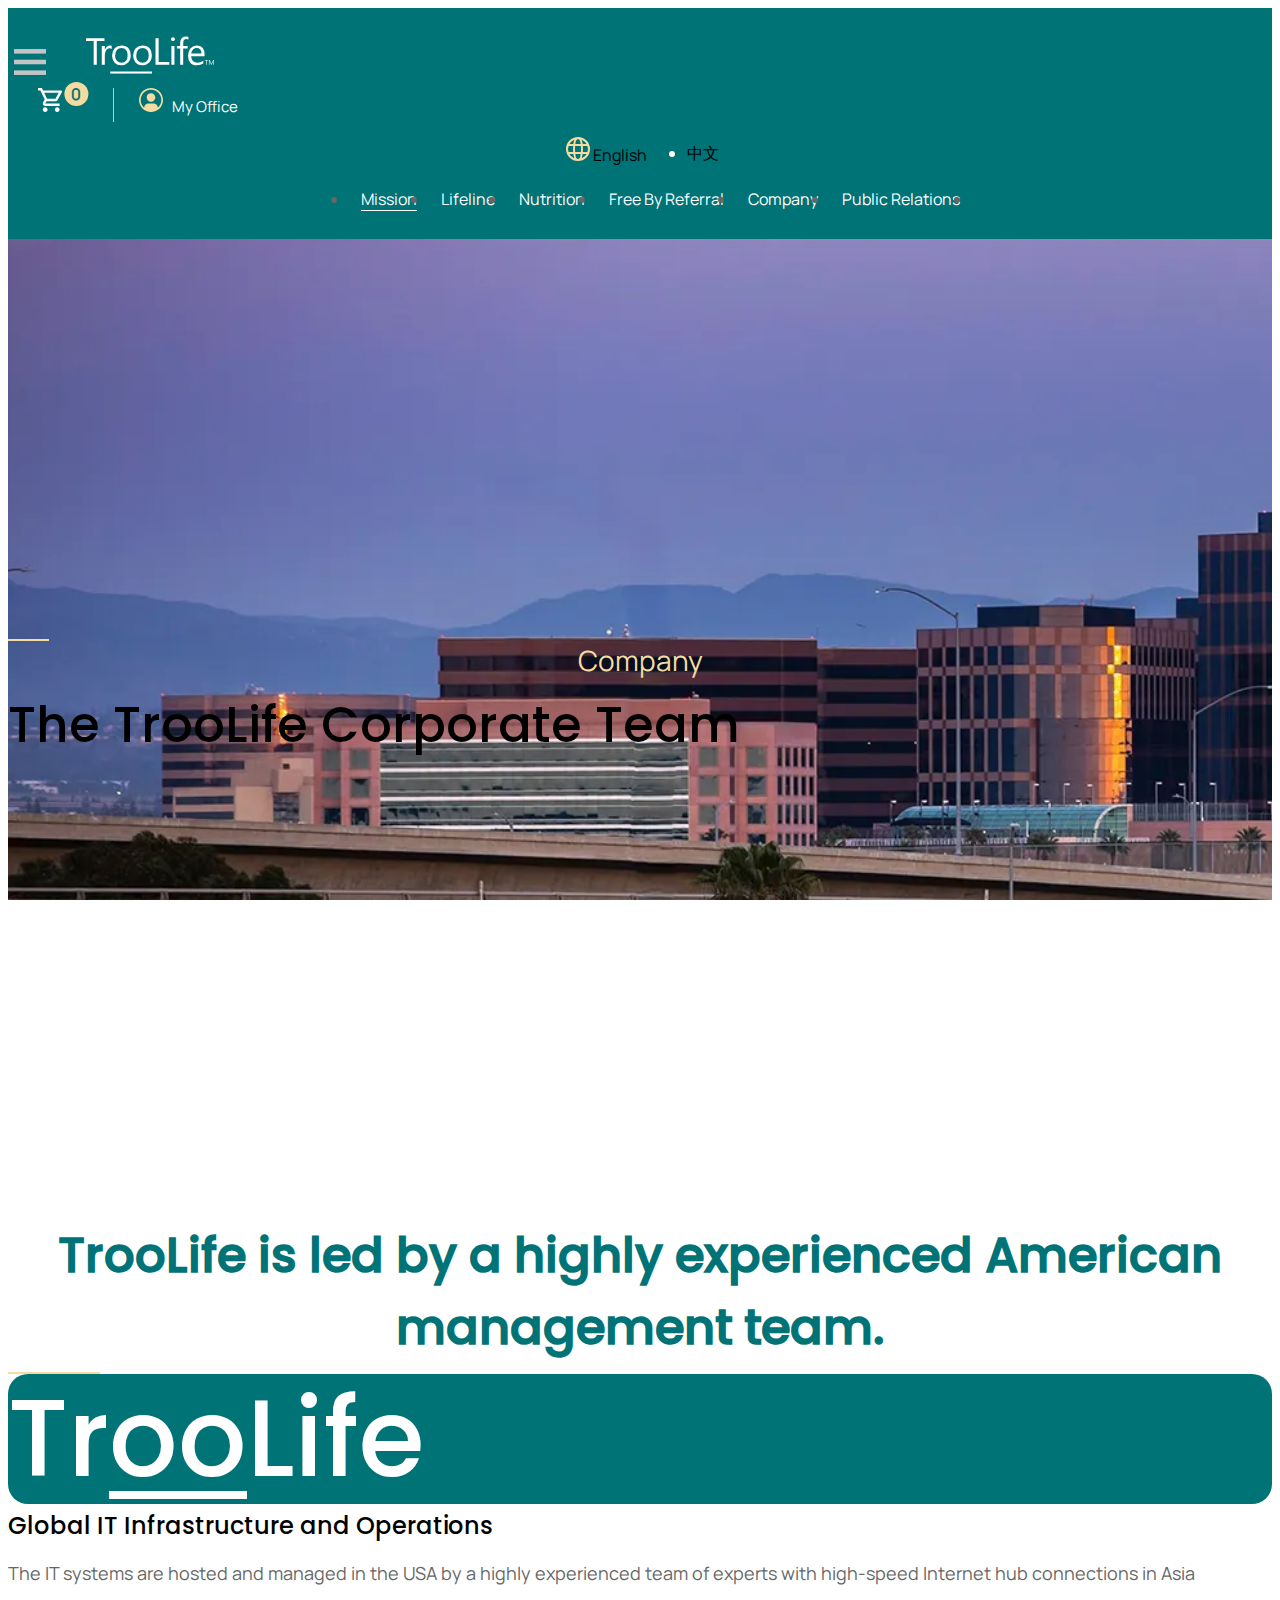
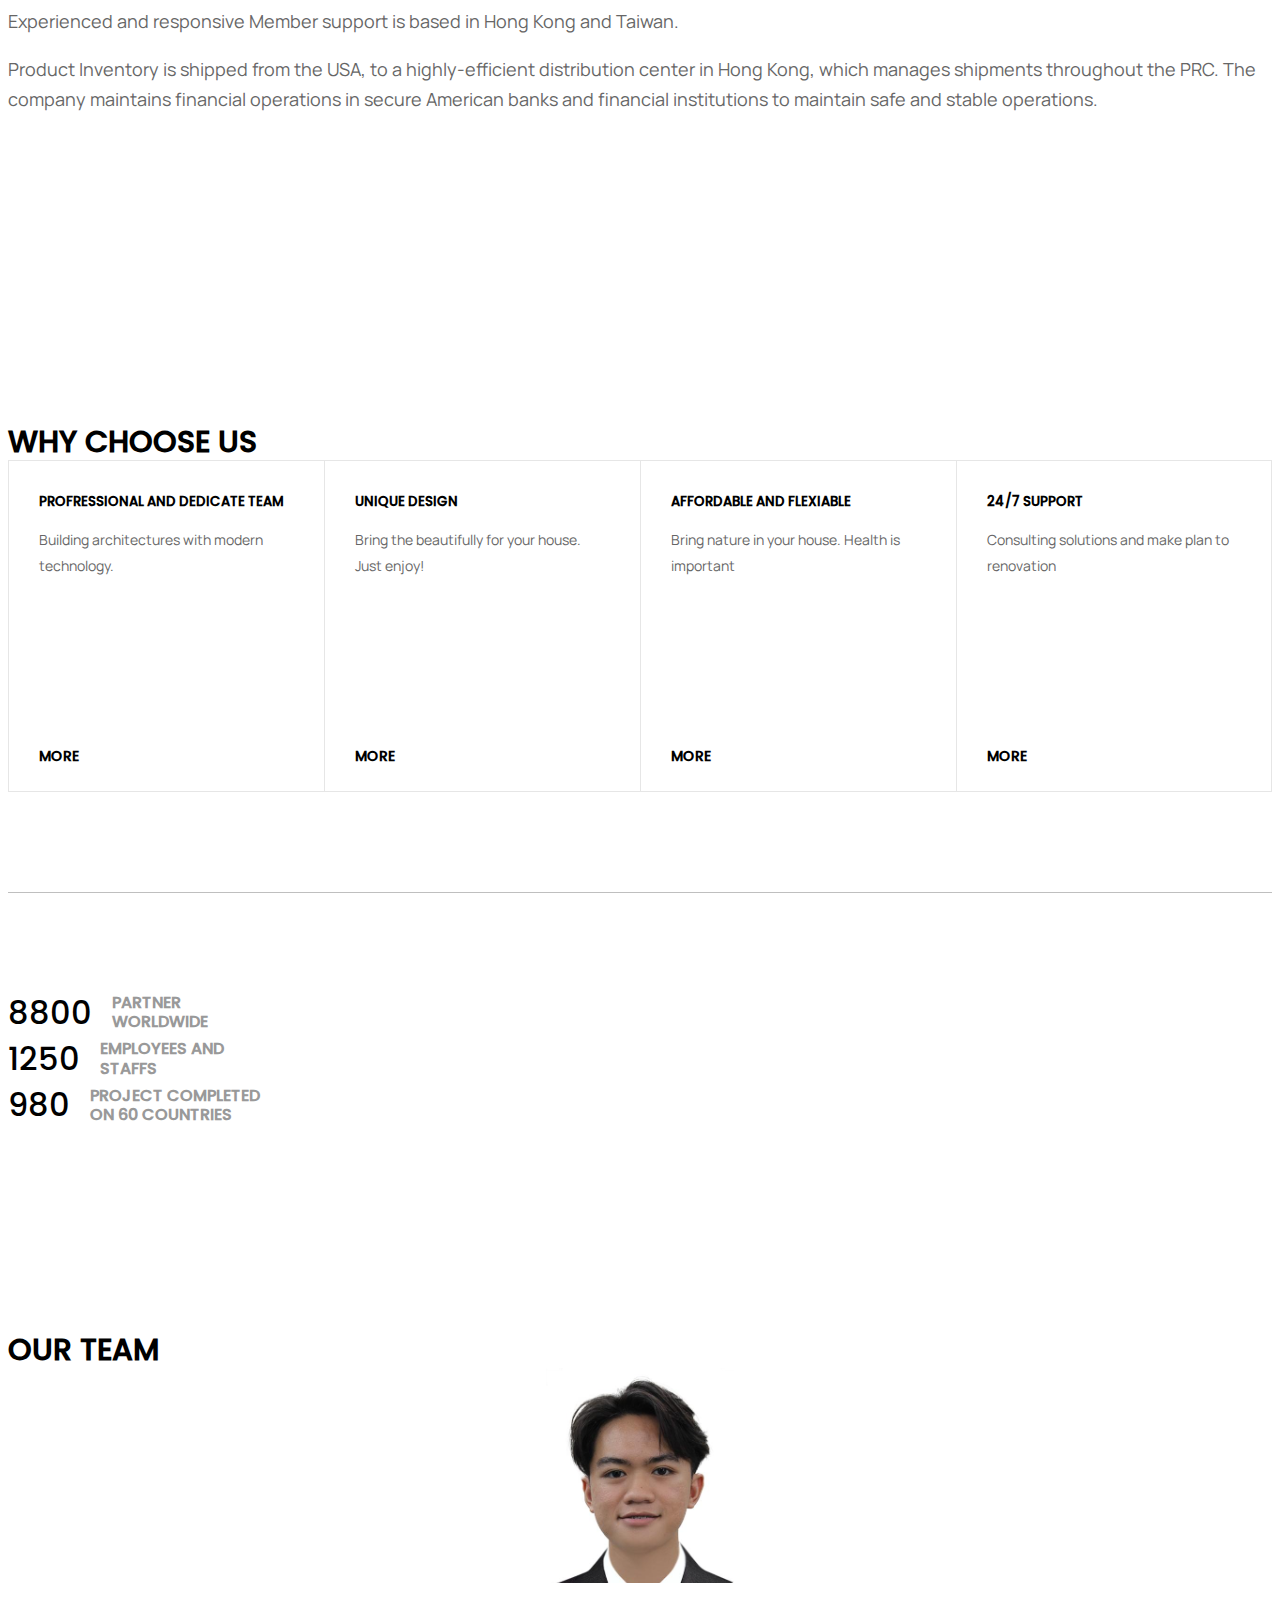
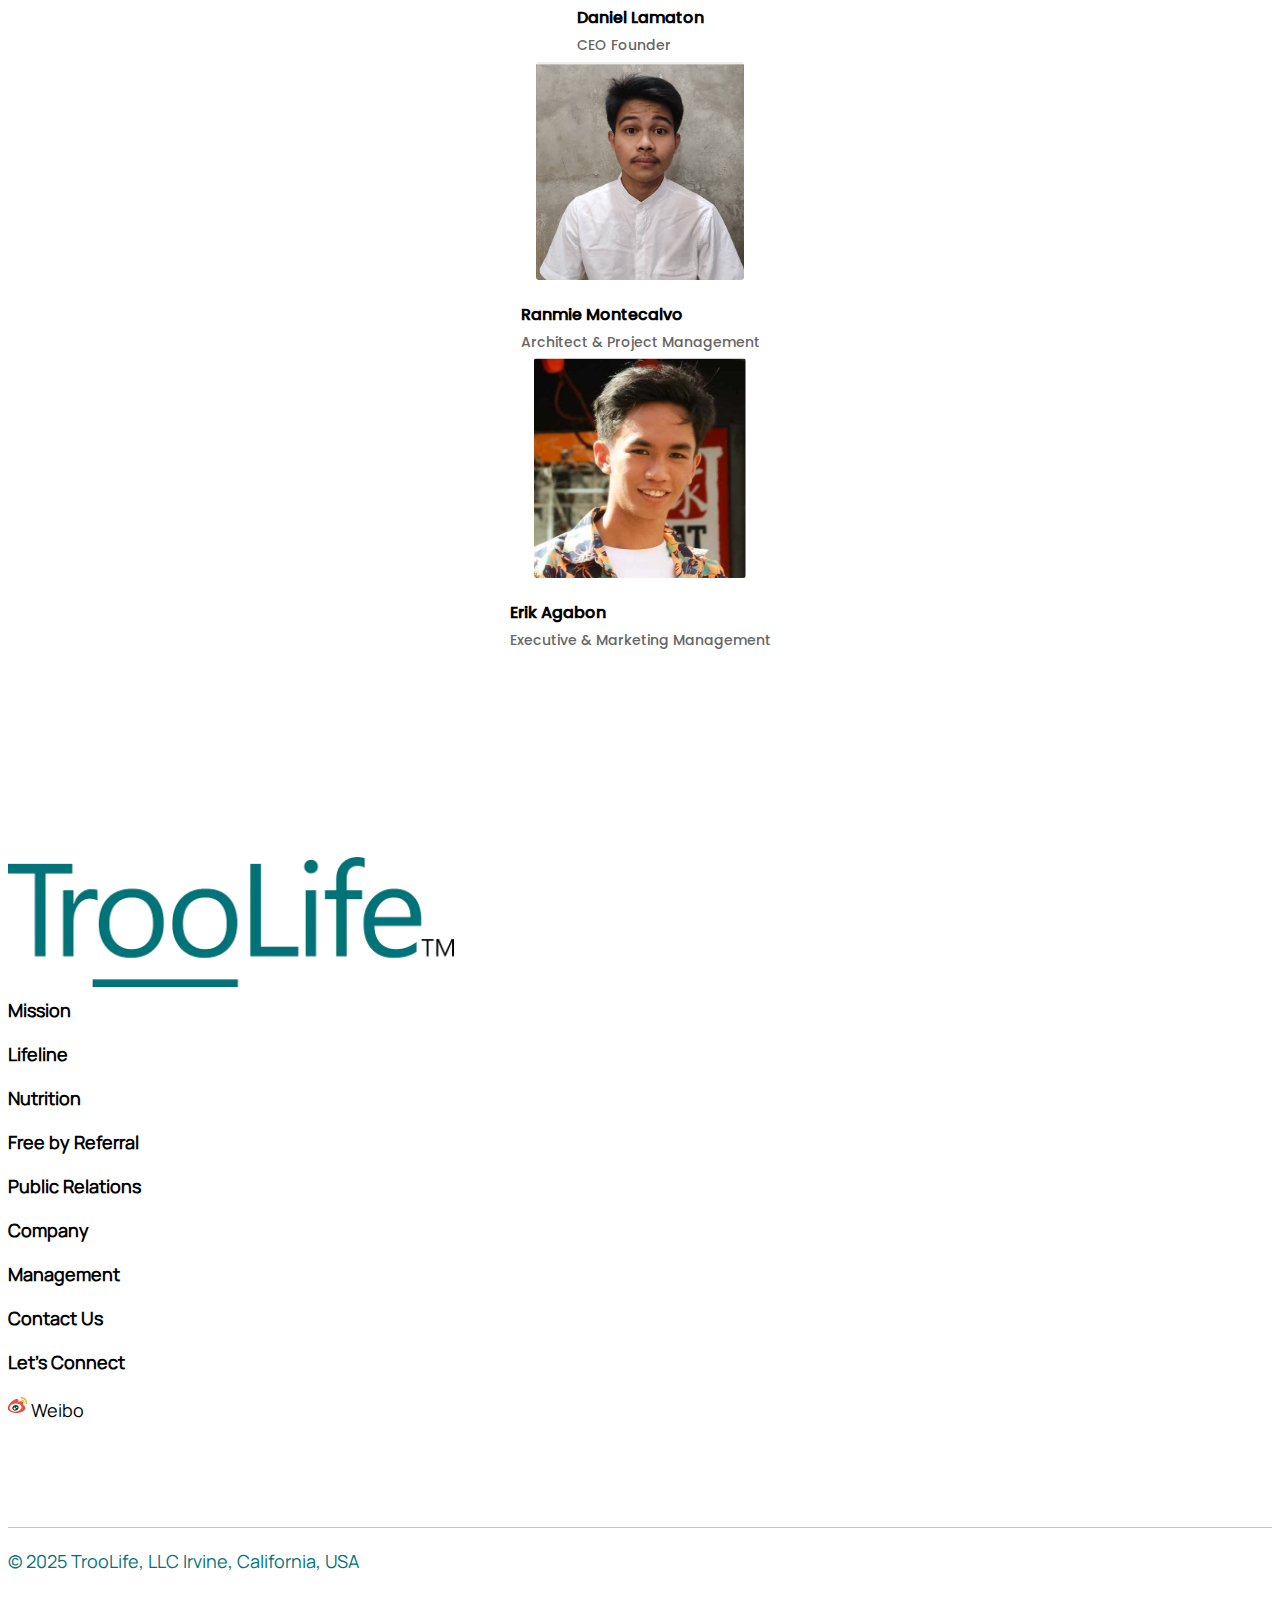
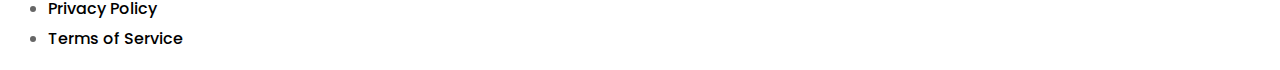
<file: About.html>
<!doctype html>
<html lang="en-US">

<head>

  <meta charset="UTF-8">
  <meta name="viewport" content="width=device-width, initial-scale=1">

  <title>TrooLife</title>

  <link href="https://cdn.jsdelivr.net/npm/bootstrap@5.0.2/dist/css/bootstrap.min.css" rel="stylesheet"
    integrity="sha384-EVSTQN3/azprG1Anm3QDgpJLIm9Nao0Yz1ztcQTwFspd3yD65VohhpuuCOmLASjC" crossorigin="anonymous">
  <script src="https://cdn.jsdelivr.net/npm/bootstrap@5.0.2/dist/js/bootstrap.bundle.min.js"
    integrity="sha384-MrcW6ZMFYlzcLA8Nl+NtUVF0sA7MsXsP1UyJoMp4YLEuNSfAP+JcXn/tWtIaxVXM" crossorigin="anonymous">
    </script>

  <link rel="stylesheet" href="https://cdn.jsdelivr.net/npm/bootstrap-icons/font/bootstrap-icons.css">
  <link href="https://fonts.googleapis.com/icon?family=Material+Icons" rel="stylesheet">
  <link rel="stylesheet" href="https://cdnjs.cloudflare.com/ajax/libs/font-awesome/5.15.4/css/all.min.css">



  <link rel="stylesheet" href="styles/header-style.css">
  <link rel="stylesheet" href="styles/footer-style.css">

  <link rel="stylesheet" href="styles/about-style/about-banner.css">
  <link rel="stylesheet" href="styles/about-style/global-about.css">
  <link rel="stylesheet" href="styles/about-style/section1.css">
  <link rel="stylesheet" href="styles/about-style/service-section.css">
  <link rel="stylesheet" href="styles/about-style/funfact-section.css">

  <link rel="stylesheet" href="styles/about-style/team-section.css">





</head>



<body class="">


  <!-- NAVBAR START -->
  <nav class="navbar navbar-expand-lg fixed-top">
    <div class="container-fluid">

      <!-- Mobile Toggle -->
      <button class="navbar-toggler border-0  me-0" type="button" data-bs-toggle="collapse"
        data-bs-target="#navbarCollapse">
        <svg width="32" height="32" viewBox="0 0 21 17" fill="none">
          <path d="M0 3V0H21V3H0Z" fill="#C4C4C4" />
          <path d="M0 10V7H21V10H0Z" fill="#C4C4C4" />
          <path d="M0 17V14H21V17H0Z" fill="#C4C4C4" />
        </svg>
      </button>



      <!-- Brand/Logo -->
      <a class="navbar-brand me-auto" href="#">
        <img src="images/icons/logo.svg" alt="Brand Logo" width="158" height="46">
      </a>


      <!-- Right Navigation (Fixed Position on Desktop) -->
      <div class="d-flex align-items-center right-nav order-lg-last order-0 righ-nav">
        <a href="#" id="my-cart" class="pb-md-2" target="_blank" rel="noopener">
          <div id="cart-badge">
            <img src="images/icons/cart.svg" alt="Cart">
          </div>
        </a>

        <a href="#" id="my-office" class="" target="_blank" rel="noopener">
          <img src="images/icons/person.svg" alt="">
          My Office
        </a>

        <div class="dropdown me-3" id="english-icon">
          <a class="text-white dropdown-toggle text-decoration-none" href="#" role="button" data-bs-toggle="dropdown"
            aria-expanded="false">
            <img src="images/icons/globe.svg" alt=""> English
          </a>
          <ul class="dropdown-menu">
            <li><a class="dropdown-item" href="#">中文</a></li>
          </ul>
        </div>
      </div>

      <!-- Main Navigation (Collapsible) -->
      <div class="collapse navbar-collapse order-5" id="navbarCollapse">
        <ul class="navbar-nav mx-auto mb-2 mb-lg-0" id="main-Nav">
          <li class="nav-item"><a class="nav-link active" href="#"><span class="white-divider pb-1">Mission</span></a>
          </li>
          <li class="nav-item"><a class="nav-link" href="#">Lifeline</a></li>
          <li class="nav-item"><a class="nav-link" href="#">Nutrition</a></li>
          <li class="nav-item"><a class="nav-link text-truncate" href="#">Free By Referral</a></li>
          <li class="nav-item"><a class="nav-link" href="#">Company</a></li>
          <li class="nav-item"><a class="nav-link text-truncate" href="#">Public Relations</a></li>
          <li class="nav-item"></li><a href="#" id="my-office" class="office-collapse text-center m-auto"
            target="_blank" rel="noopener">
            My Office
          </a></li>
        </ul>
      </div>
    </div>
  </nav>
  <!-- END OF NAVBAR -->



  <!-- Project Banner Section Start -->
  <div class="section about-banner-image">
    <div class="container">

      <div class="row">
        <div class="d-flex align-items-center">
          <div class="divider-1 mb-2 me-2"></div>
          <h3 id="banner-title" style="color:#F6DBA0">Company</h3>
        </div>
      </div>
      <div class="row">
        <div class="content">
          <h1 id="banner-sub" class="title text-white">The TrooLife Corporate Team</h1>
        </div>
      </div>
    </div>
  </div>
  <!-- Project Banner Section End -->

  <!-- Section 1 Start -->
  <div class="section section1 section-padding-top overflow-hidden mb-5">
    <div class="container">

      <!-- TITLE SECTION -->
      <div class="row my-5 ">
        <h2 class="section1-title text-center container ">TrooLife is led by a highly experienced American
          management
          team.</h2>
      </div>
      <!-- TITLE SECTION END -->


      <!-- DIVIDER -->
      <div class="w-100 d-flex align-items-end justify-content-center ">
        <div class="divider-2 mb-5"></div>
      </div>
      <!-- DIVIDER END -->


      <div class="test-background mt-5">
        <div class="row gx-5 mb-n10 mt-5 h-100 my-5">

          <!-- Right Section -->
          <div
            class="col-lg-6 mb-10 col-md-12 order-2 order-lg-1 d-flex justify-content-center align-items-center section1-left">
            <div class="title-brand ">
              <!-- <img src="images/img5.png" alt=""> -->
              <h1>Tr<span>oo</span>Life</h1>
            </div>
          </div>
          <!-- Right Section End -->

          <!-- Left Section -->
          <div class="col-lg-6 mb-10 col-md-12 align-self-center order-1 order-lg-2">
            <div class="section1-wrapper">

              <h2 class="title mb-4">Global IT Infrastructure and Operations</h2>
              <div class="section1-content">
                <p>
                  The IT systems are hosted and managed in the USA by a highly experienced team of experts with
                  high-speed
                  Internet hub connections in Asia
                </p>
                <p>
                  Experienced and responsive Member support is based in Hong Kong and Taiwan.
                </p>
                <p>
                  Product Inventory is shipped from the USA, to a highly-efficient distribution center in Hong Kong,
                  which
                  manages shipments throughout the PRC. The company maintains financial operations in secure American
                  banks
                  and financial institutions to maintain safe and stable operations.
                </p>
              </div>
            </div>
          </div>
          <!-- Left Section End -->

        </div>
      </div>

    </div>
  </div>
  <!-- Section 1 End -->


  <!-- Services Section Start -->
  <div class="section section-padding-top bg-light my-5">
    <div class="container">
      <div class="row">
        <div class="col-12 mb-5">
          <!-- Section Title Start -->
          <div class="section-title">
            <h2 class="title">Why Choose Us</h2>
          </div>
          <!-- Section Title End -->
        </div>

        <div class="col-12">
          <div class="service-inner-container">

            <!-- Service Block Start -->
            <div class="service-block">
              <div class="inner-box d-flex flex-column">
                <h5 class="title">
                  <a href="#">profressional and dedicate team</a>
                </h5>
                <p>Building architectures with modern technology.</p>
                <div class="icon-link-bottom mt-auto">
                  <i class="icon icofont-labour"></i>
                  <a href="#" class="more">more</a>
                </div>
              </div>
            </div>
            <!-- Service Block End -->

            <!-- Service Block Start -->
            <div class="service-block">
              <div class="inner-box d-flex flex-column">
                <h5 class="title">
                  <a href="#">unique design</a>
                </h5>
                <p>Bring the beautifully for your house. Just enjoy!</p>
                <div class="icon-link-bottom mt-auto">
                  <i class="icon icofont-ruler-compass-alt"></i>
                  <a href="#" class="more">more</a>
                </div>
              </div>
            </div>
            <!-- Service Block End -->

            <!-- Service Block Start -->
            <div class="service-block">
              <div class="inner-box d-flex flex-column">
                <h5 class="title">
                  <a href="#">affordable and flexiable</a>
                </h5>
                <p>Bring nature in your house. Health is important</p>
                <div class="icon-link-bottom mt-auto">
                  <i class="icon icofont-credit-card"></i>
                  <a href="#" class="more">more</a>
                </div>
              </div>
            </div>
            <!-- Service Block End -->

            <!-- Service Block Start -->
            <div class="service-block">
              <div class="inner-box d-flex flex-column">
                <h5 class="title">
                  <a href="#">24/7 support</a>
                </h5>
                <p>Consulting solutions and make plan to renovation</p>
                <div class="icon-link-bottom mt-auto">
                  <i class="icon icofont-live-support"></i>
                  <a href="#" class="more">more</a>
                </div>
              </div>
            </div>
            <!-- Service Block End -->
          </div>
        </div>
      </div>
    </div>
  </div>
  <!-- Services Section End -->


  <!-- Funfact Section Start -->
  <div class="section section-padding-bottom bg-light">
    <div class="container">
      <div class="funfact-inner-container">
        <div class="row mb-n8">

          <div class="col-sm-4 col-6 mb-8">
            <!-- Single Funfact Start -->
            <div class="single-funfact ">
              <h1>8800</h1>
              <h6 class="title">Partner <br> worldwide</h6>
            </div>
            <!-- Single Funfact End -->
          </div>

          <div class="col-sm-4 col-6 mb-8">
            <!-- Single Funfact Start -->
            <div class="single-funfact ">
              <h1>1250</h1>
              <h4 class="title">employees and <br> staffs</h4>
            </div>
            <!-- Single Funfact End -->
          </div>

          <div class="col-sm-4 col-6 mb-8">
            <!-- Single Funfact Start -->
            <div class="single-funfact ">
              <h1>980</h1>
              <h5 class="title">project completed <br> on 60 countries</h5>
            </div>
            <!-- Single Funfact End -->
          </div>
        </div>
      </div>
    </div>
  </div>

  <!-- Funfact Section END-->






  <!-- Team Image Section Start -->

  <div class="section team-section-padding bg-light">
    <div class="container">
      <div class="row">
        <div class="col-12">

          <!-- Section Title Start -->
          <div class="section-title ">
            <h2 class="title">Our Team</h2>
          </div>
          <!-- Section Title End -->

        </div>
      </div>
      <div class="row mb-n6">
        <div class="col-lg-4 col-md-6 col-12 mb-6 ">
          <!-- Team Block Start -->
          <div class="team-block">
            <div class="inner-box">

              <!-- Team Image Start  -->
              <div class="image">
                <a href="#"><img src="images/daniel-image.png" class="rounded-circle" id="ceo-image" alt="Team"></a>
                <ul class="social-icons">
                  <li><a href="#"><i class='fab fa-twitter'></i></a></li>
                  <li><a href="#"><i class='fab fa-facebook'></i></a></li>
                  <li><a href="#"><i class='fab fa-instagram'></i></a></li>
                  <li><a href="#"><i class='fab fa-linkedin'></i></a></li>
                </ul>
              </div>
              <!-- Team Image End -->

              <!-- Team Content Start  -->
              <div class="team-content">
                <h4 class="title"><a href="#">Daniel Lamaton</a></h4>
                <h5 class="subtitle">CEO Founder</h5>
              </div>
              <!-- Team Content End -->

            </div>
          </div>
          <!-- Team Block End -->
        </div>
        <div class="col-lg-4 col-md-6 col-12 mb-6 ">

          <!-- Team Block Start  -->
          <div class="team-block">
            <div class="inner-box">

              <!-- Team Image Start  -->
              <div class="image">
                <a href="#"><img class="rounded-circle" src="images/ranmie-image.png" alt="Team"></a>

                <ul class="social-icons">
                  <li><a href="#"><i class='fab fa-twitter'></i></a></li>
                  <li><a href="#"><i class='fab fa-facebook'></i></a></li>
                  <li><a href="#"><i class='fab fa-instagram'></i></a></li>
                  <li><a href="#"><i class='fab fa-linkedin'></i></a></li>
                </ul>
              </div>
              <!-- Team Image End -->

              <!-- Team Content Start  -->
              <div class="team-content">
                <h4 class="title"><a href="#">Ranmie Montecalvo</a></h4>
                <h5 class="subtitle">Architect &amp; Project Management</h5>
              </div>
              <!-- Team Content End -->

            </div>
          </div>
          <!-- Team Block End -->

        </div>
        <div class="col-lg-4 col-md-6 col-12 mb-6 ">

          <!-- Team Block Start  -->
          <div class="team-block">
            <div class="inner-box">
              <!-- Team Image Start -->
              <div class="image">
                <a href="#"><img class="rounded-circle" src="images/erik-image.png" alt="Team"></a>
                <ul class="social-icons">
                  <li><a href="#"><i class='fab fa-twitter'></i></a></li>
                  <li><a href="#"><i class='fab fa-facebook'></i></a></li>
                  <li><a href="#"><i class='fab fa-instagram'></i></a></li>
                  <li><a href="#"><i class='fab fa-linkedin'></i></a></li>
                </ul>
              </div>
              <!-- Team Image End -->

              <!-- Team Content Start  -->
              <div class="team-content">
                <h4 class="title"><a href="#">Erik Agabon</a></h4>
                <h5 class="subtitle">Executive &amp; Marketing Management</h5>
              </div>
              <!-- Team Content End -->

            </div>
          </div>
          <!-- Team Block End -->

        </div>
      </div>
    </div>
  </div>
  <!-- Team Image Section End -->



  <!-- FOOTER -->
  <footer id='lc-footer'>
    <div id="footer-section">
      <div class="container footer-container">
        <div class="row">
          <div class="col-md-12 col-lg-6">
            <div class="lc-block">
              <img src="images/img5.png" id="footer-logo">
            </div>
          </div>
          <div class="col-md-12 col-lg-6 ">
            <div class="row">
              <div class="col-md-4">
                <div class="lc-block">
                  <ul class="footer-links">
                    <li> <a href="#">Mission</a> </li>
                    <li> <a href="#">Lifeline</a> </li>
                    <li> <a href="#">Nutrition</a> </li>
                    <li> <a href="#">Free by Referral</a> </li>
                  </ul>
                </div>
              </div>
              <div class="col-md-4">
                <div class="lc-block">
                  <ul class="footer-links">
                    <li> <a href="#">Public Relations</a> </li>
                    <li> <a href="#">Company</a> </li>
                    <li> <a href="#">Management</a> </li>
                    <li> <a href="#">Contact Us</a> </li>
                  </ul>
                </div>
              </div>
              <div class="col-md-4">
                <div class="lc-block">
                  <ul class="footer-links">
                    <li> <a href="#">Let's Connect</a> </li>
                    <li class="d-flex"> <img src="images/icons/weibo.svg" alt="weibo" class="me-2"> <a href="#"
                        style="font-weight: normal;">Weibo</a> </li>
                  </ul>
                </div>
              </div>
            </div>
          </div>
        </div>
      </div>
    </div>

    <div id="footer-socket" class="border-top py-1">
      <div class="container">
        <div class="row flex-md-row flex-column-reverse flex-sm-row-reverse">
          <div class="col-md-6 col-lg-6 mb-3 mb-md-0">
            <div class="lc-block text-center">
              <p class="mb-0 fs-5 text-teal">
                © 2025 TrooLife, LLC Irvine, California, USA
              </p>
            </div>
          </div>
          <div class="col-md-6 col-lg-6">
            <div class="lc-block d-flex justify-content-center align-items-center ">
              <ul class="list-unstyled d-flex flex-md-row flex-column justify-content-md-end mb-0 gap-md-5">
                <li class="text-center">
                  <a href="#" class="text-dark text-decoration-none fw-semibold hover-text-teal">Privacy Policy</a>
                </li>
                <li class="text-center">
                  <a href="#" class="text-dark text-decoration-none fw-semibold hover-text-teal">Terms of Service</a>
                </li>
              </ul>
            </div>
          </div>
        </div>
      </div>
    </div>

  </footer>
  <!-- END OF FOOTER -->

</body>

</html>
</file>
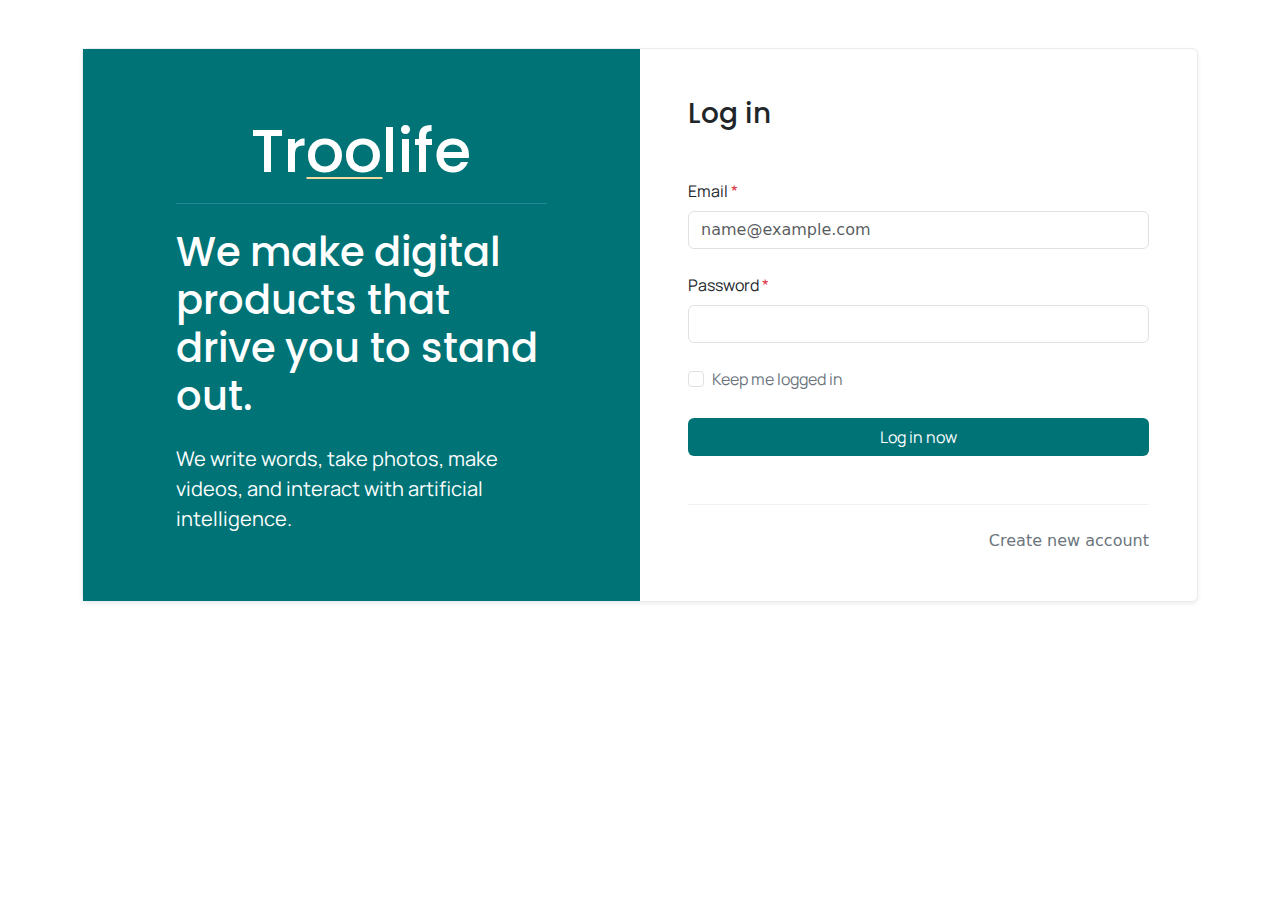
<file: login-form.html>
<!DOCTYPE html>
<html lang="en">

<head>
  <meta charset="UTF-8">
  <meta name="viewport" content="width=device-width, initial-scale=1.0">
  <title>Login Form</title>

  <link href="https://cdn.jsdelivr.net/npm/bootstrap@5.3.3/dist/css/bootstrap.min.css" rel="stylesheet">

  <link rel="stylesheet" href="styles/form-style/login-form.css">



</head>

<body>


  <section class="p-3 p-md-4 p-xl-5">
    <div class="container">
      <div class="card border-light-subtle shadow-sm">
        <div class="row g-0">

          <!-- INFO-SECTION -->
          <div class="col-12 col-md-6 information-box">
            <div class="d-flex align-items-center justify-content-center h-100 py-5">
              <div class="col-10 col-xl-8 py-3">

                <!-- LOGO -->
                <h1 class="text-center text-white">Tr<span class="border-bottom-yellow">oo</span>life</h1>
                <!-- LOGO -->
                <hr class="border-primary-subtle mb-4">
                <h2 class="h1 mb-4">We make digital products that drive you to stand out.</h2>
                <p class="lead m-0">We write words, take photos, make videos, and interact with artificial intelligence.
                </p>
              </div>
            </div>
          </div>



          <!-- LOGIN - FORM - SECTION -->
          <div class="col-12 col-md-6 login-form">
            <div class="card-body p-3 p-md-4 p-xl-5">
              <div class="row">
                <div class="col-12">
                  <div class="mb-5">
                    <h3>Log in</h3>
                  </div>
                </div>
              </div>
              <form action="#!">
                <div class="row gy-3 gy-md-4 overflow-hidden ">
                  <div class="col-12">
                    <label for="email" class="form-label">Email <span class="text-danger">*</span></label>
                    <input type="email" class="form-control" name="email" id="email" placeholder="name@example.com"
                      required>
                  </div>
                  <div class="col-12">
                    <label for="password" class="form-label">Password <span class="text-danger">*</span></label>
                    <input type="password" class="form-control" name="password" id="password" value="" required>
                  </div>
                  <div class="col-12">
                    <div class="form-check">
                      <input class="form-check-input" type="checkbox" value="" name="remember_me" id="remember_me">
                      <label class="form-check-label text-secondary" for="remember_me">
                        Keep me logged in
                      </label>
                    </div>
                  </div>
                  <div class="col-12">
                    <div class="d-grid">
                      <button class="btn login-button" type="submit">Log in now</button>
                    </div>
                  </div>
                </div>
              </form>
              <div class="row">
                <div class="col-12">
                  <hr class="mt-5 mb-4 border-secondary-subtle">
                  <div class="d-flex gap-2 gap-md-4 flex-column flex-md-row justify-content-md-end">
                    <a href="registration-form.html" class="link-secondary text-decoration-none">Create new account</a>

                  </div>
                </div>
              </div>
              <!-- <div class="row">
                <div class="col-12">
                  <p class="mt-5 mb-4">Or sign in with</p>
                  <div class="d-flex gap-3 flex-column flex-xl-row">
                    <a href="#!" class="btn bsb-btn-xl btn-outline-primary">
                      <svg xmlns="http://www.w3.org/2000/svg" width="16" height="16" fill="currentColor"
                        class="bi bi-google" viewBox="0 0 16 16">
                        <path
                          d="M15.545 6.558a9.42 9.42 0 0 1 .139 1.626c0 2.434-.87 4.492-2.384 5.885h.002C11.978 15.292 10.158 16 8 16A8 8 0 1 1 8 0a7.689 7.689 0 0 1 5.352 2.082l-2.284 2.284A4.347 4.347 0 0 0 8 3.166c-2.087 0-3.86 1.408-4.492 3.304a4.792 4.792 0 0 0 0 3.063h.003c.635 1.893 2.405 3.301 4.492 3.301 1.078 0 2.004-.276 2.722-.764h-.003a3.702 3.702 0 0 0 1.599-2.431H8v-3.08h7.545z" />
                      </svg>
                      <span class="ms-2 fs-6">Google</span>
                    </a>
                    <a href="#!" class="btn bsb-btn-xl btn-outline-primary">
                      <svg xmlns="http://www.w3.org/2000/svg" width="16" height="16" fill="currentColor"
                        class="bi bi-facebook" viewBox="0 0 16 16">
                        <path
                          d="M16 8.049c0-4.446-3.582-8.05-8-8.05C3.58 0-.002 3.603-.002 8.05c0 4.017 2.926 7.347 6.75 7.951v-5.625h-2.03V8.05H6.75V6.275c0-2.017 1.195-3.131 3.022-3.131.876 0 1.791.157 1.791.157v1.98h-1.009c-.993 0-1.303.621-1.303 1.258v1.51h2.218l-.354 2.326H9.25V16c3.824-.604 6.75-3.934 6.75-7.951z" />
                      </svg>
                      <span class="ms-2 fs-6">Facebook</span>
                    </a>
                    <a href="#!" class="btn bsb-btn-xl btn-outline-primary">
                      <svg xmlns="http://www.w3.org/2000/svg" width="16" height="16" fill="currentColor"
                        class="bi bi-twitter" viewBox="0 0 16 16">
                        <path
                          d="M5.026 15c6.038 0 9.341-5.003 9.341-9.334 0-.14 0-.282-.006-.422A6.685 6.685 0 0 0 16 3.542a6.658 6.658 0 0 1-1.889.518 3.301 3.301 0 0 0 1.447-1.817 6.533 6.533 0 0 1-2.087.793A3.286 3.286 0 0 0 7.875 6.03a9.325 9.325 0 0 1-6.767-3.429 3.289 3.289 0 0 0 1.018 4.382A3.323 3.323 0 0 1 .64 6.575v.045a3.288 3.288 0 0 0 2.632 3.218 3.203 3.203 0 0 1-.865.115 3.23 3.23 0 0 1-.614-.057 3.283 3.283 0 0 0 3.067 2.277A6.588 6.588 0 0 1 .78 13.58a6.32 6.32 0 0 1-.78-.045A9.344 9.344 0 0 0 5.026 15z" />
                      </svg>
                      <span class="ms-2 fs-6">Twitter</span>
                    </a>
                  </div>
                </div>
              </div> -->
            </div>
          </div>
        </div>
      </div>
    </div>
  </section>


  <script src="https://cdn.jsdelivr.net/npm/bootstrap@5.0.2/dist/js/bootstrap.bundle.min.js"
    integrity="sha384-MrcW6ZMFYlzcLA8Nl+NtUVF0sA7MsXsP1UyJoMp4YLEuNSfAP+JcXn/tWtIaxVXM"
    crossorigin="anonymous"></script>


</body>

</html>
</file>
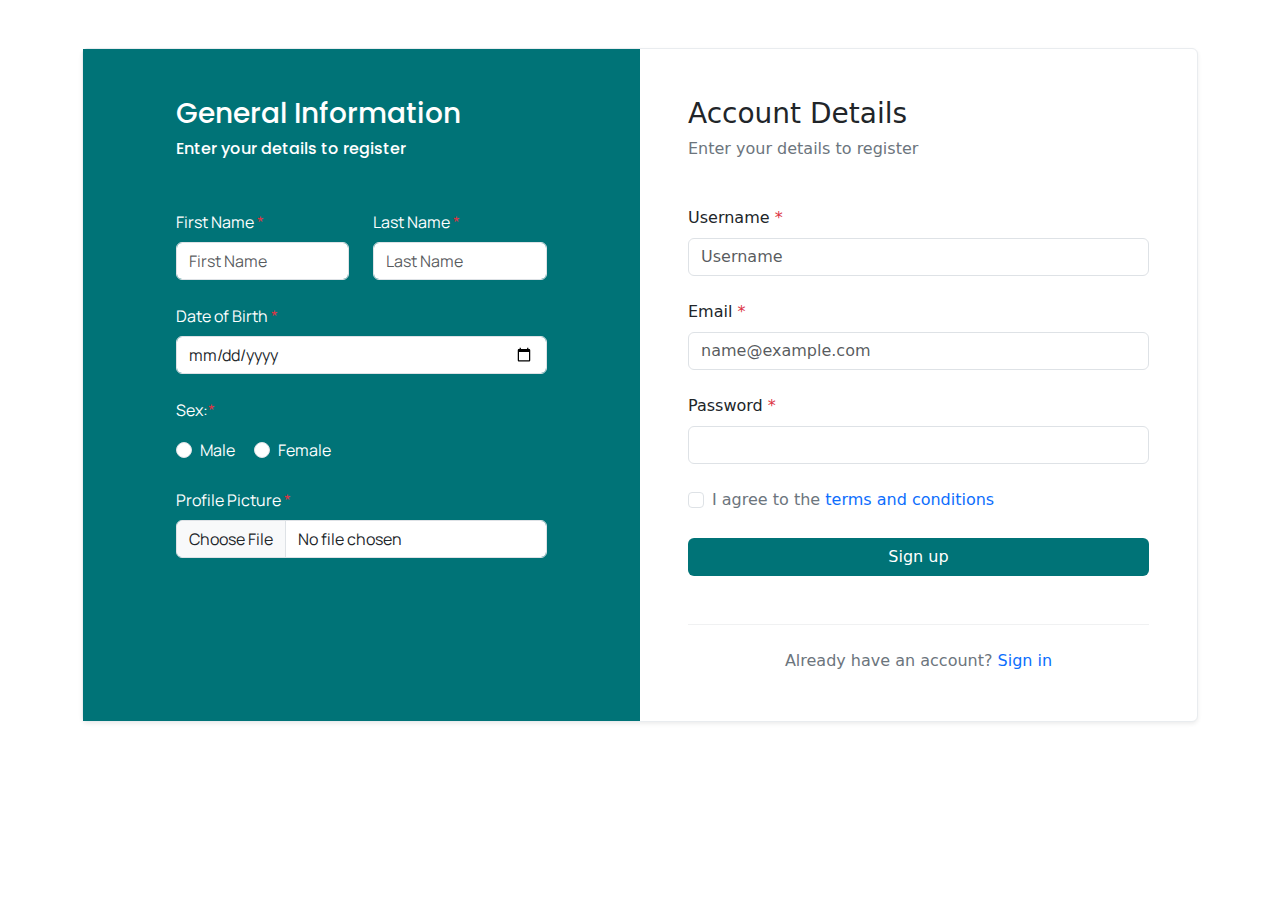
<file: registration-form.html>
<!DOCTYPE html>
<html lang="en">

<head>
  <meta charset="UTF-8">
  <meta name="viewport" content="width=device-width, initial-scale=1.0">

  <link href="https://cdn.jsdelivr.net/npm/bootstrap@5.3.3/dist/css/bootstrap.min.css" rel="stylesheet">
  <link rel="stylesheet" href="styles/form-style/registration-form.css">


  <title>Registration Form</title>
</head>

<body>


  <section class="p-3 p-md-4 p-xl-5">
    <div class="container">

      <!--First Section -->
      <div class="card border-light-subtle shadow-sm">
        <div class="row g-0">


          <div class="col-12 col-md-6 information-box">
            <div class="d-flex justify-content-center h-100">
              <div class="col-10 col-xl-8 pb-3">

                <!-- CONTENT HEADING -->
                <div class="row mb-1 pt-3 pt-md-4 pt-xl-5 ">
                  <div class="col-12">
                    <div class="mb-5 align-self">
                      <h2 class="h3">General Information</h2>
                      <h3 class="fs-6 fw-normal text-white m-0">Enter your details to register</h3>
                    </div>
                  </div>
                </div>

                <form action="#!">
                  <div class="row gy-3 gy-md-4 overflow-hidden">
                    <div class="col-6">
                      <label for="firstName" class="form-label">First Name <span class="text-danger">*</span></label>
                      <input type="email" class="form-control" name="firstName" id="firstName" placeholder="First Name"
                        required>
                    </div>
                    <div class="col-6">
                      <label for="lastName" class="form-label">Last Name <span class="text-danger">*</span></label>
                      <input type="email" class="form-control" name="lastName" id="lastName" placeholder="Last Name"
                        required>
                    </div>

                    <div class="col-12">
                      <label for="date-of-birth" class="form-label">Date of Birth <span
                          class="text-danger">*</span></label>
                      <input type="date" class="form-control" name="date-of-birth" id="date-of-birth" required>
                    </div>

                    <div class="col-12">
                      <p>Sex:<span class="text-danger">*</span></p>
                      <div class="form-check form-check-inline">
                        <input type="radio" class="form-check-input" name="sex" id="male" value="Male" required>
                        <label for="male" class="form-check-label">Male</label>
                      </div>

                      <div class="form-check form-check-inline">
                        <input type="radio" class="form-check-input" name="sex" id="female" value="Female" required>
                        <label for="female" class="form-check-label">Female</label>
                      </div>
                    </div>


                    <div class="col-12">
                      <label for="profilePicture" class="form-label">Profile Picture <span
                          class="text-danger">*</span></label>
                      <input class="form-control" type="file" id="profilePicture" name="profilePicture" accept="image/*"
                        required>
                    </div>



                  </div>
                </form>
              </div>
            </div>
          </div>


          <!-- SECOND SECTION -->
          <div class="col-12 col-md-6 registration-form-details">
            <div class="card-body p-3 p-md-4 p-xl-5">
              <div class="row">
                <div class="col-12">
                  <div class="mb-5">
                    <h2 class="h3">Account Details</h2>
                    <h3 class="fs-6 fw-normal text-secondary m-0">Enter your details to register</h3>
                  </div>
                </div>
              </div>
              <form action="#!">
                <div class="row gy-3 gy-md-4 overflow-hidden">
                  <div class="col-12">
                    <label for="username" class="form-label">Username <span class="text-danger">*</span></label>
                    <input type="text" class="form-control" name="username" id="username" placeholder="Username"
                      required>
                  </div>


                  <div class="col-12">
                    <label for="email" class="form-label">Email <span class="text-danger">*</span></label>
                    <input type="email" class="form-control" name="email" id="email" placeholder="name@example.com"
                      required>
                  </div>

                  <div class="col-12">
                    <label for="password" class="form-label">Password <span class="text-danger">*</span></label>
                    <input type="password" class="form-control" name="password" id="password" value="" required>
                  </div>
                  <div class="col-12">
                    <div class="form-check">
                      <input class="form-check-input" type="checkbox" value="" name="iAgree" id="iAgree" required>
                      <label class="form-check-label text-secondary" for="iAgree">
                        I agree to the <a href="#!" class="link-primary text-decoration-none">terms and conditions</a>
                      </label>
                    </div>
                  </div>
                  <div class="col-12">
                    <div class="d-grid">
                      <button class="btn bsb-btn-xl sign-up-button" type="submit">Sign up</button>
                    </div>
                  </div>
                </div>
              </form>
              <div class="row">
                <div class="col-12">
                  <hr class="mt-5 mb-4 border-secondary-subtle">
                  <p class="m-0 text-secondary text-center">Already have an account? <a href="login-form.html"
                      class="link-primary text-decoration-none">Sign in</a></p>
                </div>
              </div>

            </div>
          </div>
        </div>
      </div>
    </div>
    </div>
    </div>
  </section>


  <script src="https://cdn.jsdelivr.net/npm/bootstrap@5.0.2/dist/js/bootstrap.bundle.min.js"
    integrity="sha384-MrcW6ZMFYlzcLA8Nl+NtUVF0sA7MsXsP1UyJoMp4YLEuNSfAP+JcXn/tWtIaxVXM"
    crossorigin="anonymous"></script>

</body>

</html>
</file>
<file: styles/header-style.css>
@font-face {
  font-family: 'manrope';
  src: url(../fonts/Manrope-Regular.ttf);
}


/* PROFILE SECTION */
.profile-section {
  height: 80px;
}

.section0 {
  background-color: #F6DBA0 !important;
}

.profile-name {
  font-family: 'manrope';
  font-weight: bold;
  font-size: 16px;
}



nav {
  background-color: #007377;
}

#english-icon {
  padding-left: 10px;
}

#main-Nav {
  display: flex;
  margin: auto;
  align-items: center;
  justify-content: center;
}

.navbar {
  padding-top: 1.5rem;
  padding-bottom: 1.5rem;
  background-color: #007377 !important;
}

.navbar-brand img {
  width: 158px;
  width: 100%;
}


.navbar-brand i {
  font-size: 24px;
}


.navbar-brand {
  margin-left: 30px;
}

#my-office {
  margin-right: 20px;
  text-decoration: none;
  color: #fff;
  font-size: 16px;
  font-family: 'manrope';
}

#my-office img {
  margin-top: -6px;
  margin-right: 6px;
}

#english-icon i {
  color: #F6DBA0;
  font-size: 24px;
}

#english-icon {
  display: flex;
  flex-direction: row;
  align-items: center;
  justify-content: center;
  color: #fff;
  font-family: 'manrope';
  margin-right: 5px;
}

#english-icon i {
  margin-top: -6px;
  padding-right: 10px;
}





/* 41px and 81px are the correct measurements but looks ugly */
#my-cart {
  display: inline-block;
  margin-left: 30px;
  margin-right: 31px;
  padding-right: 61px;
  border-right: 1px solid #C4C4C4;

}

#my-cart img {
  height: 24px;
  width: 24px;
}

#right-menu {
  width: 740px;
}


.nav-link {
  color: #fff !important;
  font-size: 16px;
  padding: 0 12px !important;
  font-family: 'manrope' !important;
}

.dropdown-toggle::after {
  vertical-align: middle;
}

.btn-outline-light {
  border-color: #fff;
  color: #fff;
  font-family: 'manrope';
}

.btn-outline-light:hover {
  background-color: rgba(255, 255, 255, 0.1);
}




.hamburger-office {
  display: none !important;
}



#cart-badge {
  display: block;
  position: relative !important;
}


#cart-badge::after {
  content: "0";
  position: absolute;
  top: 0px;
  right: 0px;
  background-color: #F6DBA0;
  color: #007377;
  border-radius: 50%;
  width: 24px;
  height: 24px;
  font-size: 16px;
  font-weight: 700;
  display: flex;
  align-items: center;
  justify-content: center;
  font-family: 'manrope';
  z-index: 10;
  transform: translate(110%, -25%)
}


.office-collapse {
  display: none;
}

.white-divider {
  border-bottom: #fff 1px solid;
}

.navbar-toggler:focus,
.navbar-toggler:active {
  outline: none;
  box-shadow: none;
}





@media (max-width: 1400px) {
  #my-cart {
    margin-right: 21px;
    padding-right: 51px;
  }
}


@media (max-width: 991px) {}

@media (max-width: 991px) and (min-width: 571px) {
  .navbar-collapse {
    padding: 2rem 0;
  }

  .nav-item {
    margin: 0.5rem 0;
  }

  .dropdown-menu {
    border: none;
    background-color: transparent;
  }

  .dropdown-item {
    color: #fff !important;
    padding-left: 0;
  }

  .navbar-brand {
    margin-left: 5px;
  }

  #english-icon img {
    width: 20px;
    height: 20px;
  }
}

@media screen and (max-width: 768px) {
  #my-office {
    display: none;
  }

  #my-cart {
    border: none;
    padding: 0 0 6px 0;
    margin: 0 30px;
  }

  #my-cart img {
    width: 20px;
    height: 20px;
  }

  #cart-badge::after {
    width: 17px;
    height: 17px;
    font-size: 10px;
  }

  .hamburger-office {
    display: block !important;
  }

  .right-nav {
    position: relative !important;
  }

  .right-nav {
    position: absolute !important;
    top: 35px !important;
    right: 0 !important;
    padding: 10px;
    /* Adjust spacing */
  }

  .office-collapse {
    display: block !important;
    /* align-self: center; */
  }
}


@media screen and (max-width: 570px) {


  #english-icon img {
    width: 18px !important;
    height: 18px !important;
  }

  #english-icon {
    margin-right: 10px !important;
    font-size: 14px;
  }


  #cart-badge {
    width: 17px !important;
    height: 17px !important;
    font-size: 10px;
  }

  #my-cart {
    margin: 0 25px;
  }

  .navbar-brand {
    margin-left: 5px;
  }

}



@media screen and (max-width: 1346px) and (min-width: 1220px) {
  #my-cart {
    display: inline-block;
    /* margin-left: 10px;
  margin-right: 20px;
  padding-right: 30px; */
  }

  #my-office {
    margin-right: 20px;
    font-size: 15px;
  }

  .navbar-brand img {
    max-width: 128px;
  }

  /* #right-menu {
    width: 740px;
    } */
}



@media screen and (max-width: 1258px) and (min-width: 1141px) {

  .navbar a,
  .right-nav a,
  #my-office {
    font-size: 14px;
  }


  .navbar-brand img {
    max-width: 110px;
  }

  #my-office {
    margin-right: 16px;
    /* margin-top: 6px; */
  }

  #cart-badge::after {
    height: 22px;
    width: 22px;
  }

  #my-cart img {
    height: 18px !important;
    width: 18px !important;
  }

  #my-office img {
    height: 20px;
    width: 20px;
  }

  #english-icon img {
    height: 20px;
    width: 20px;
  }

  /* #right-menu {
  width: 318px;
  } */
}



@media screen and (max-width: 1142px) and (min-width: 993px) {

  .navbar-brand img {
    width: 150px;
  }

  .navbar a,
  .right-nav a,
  #my-office {
    font-size: 12px;
  }

  .navbar-brand img {
    max-width: 110px;
  }

  #my-office {
    margin-right: 12px;
    /* margin-top: 6px; */
  }



  #cart-badge::after {
    height: 20px;
    width: 20px;
  }

  #my-cart img {
    height: 18px !important;
    width: 18px !important;
  }

  #my-office img {
    height: 20px;
    width: 20px;
  }

  #english-icon img {
    height: 20px;
    width: 20px;
  }

  #english-icon {
    padding-bottom: 5px;
  }


  .navbar {
    padding-top: 30px;
    padding-bottom: 30px;
  }
}
</file>
<file: styles/footer-style.css>
/* Check the responsiveness of footer socket, I think it can be better */

@font-face {
  font-family: 'manrope';
  src: url(../fonts/Manrope-Regular.ttf);
}

/* FOOTER STYLE */
#footer-section {
  margin-top: 100px;
  margin-bottom: 100px;
}

#footer-logo {
  width: 100%;
  max-width: 446px;
}

.footer-links {
  list-style: none;
  padding-left: 0;
  margin: 0;
}

.footer-links li {
  margin-bottom: 14px;
}

.footer-links li a {
  font-size: 18px;
  line-height: 24px;
  text-decoration: none;
  color: #000;
  font-family: 'manrope';
  font-weight: 600;
}

#footer-social p {
  font-size: 18px;
  margin-bottom: 14px;
  font-family: 'manrope';
  font-weight: 600;
}

#footer-social ul {
  list-style: none;
  padding-left: 0;
}

#footer-social ul li {
  margin-bottom: 12px;
}

#footer-social ul li svg {
  margin-right: 10px;
}

#footer-social ul li a {
  color: #000;
  text-decoration: none;
  font-family: 'manrope';
}




#footer-socket {
  border-top: 1px solid #c4c4c4;
  padding: 0;
}

.footer-socket-container {
  display: flex !important;
  align-items: center !important;
  justify-content: center !important;
  margin: auto !important;
}

#copyright-text {
  font-size: 18px;
  color: #007377;
}

#socket-links {
  text-align: right;
}

#socket-links li {
  list-style: none;
  display: inline-block;
  margin-left: 80px;
}

#socket-links li a {
  color: #000;
  text-decoration: none;
  font-size: 18px;
  transition: all ease 0.3s;
  font-weight: 600;
}

#socket-links li a:hover {
  color: #007377;
  transition: all ease 0.3s;
}


#footer-socket {
  border-top-color: #c4c4c4 !important;
  /* Override Bootstrap border color */
}

.text-teal {
  color: #007377;
}

.hover-text-teal:hover {
  color: #007377 !important;
}






@media (max-width: 768px) {
  #footer-section .footer-container {
    padding: 0px 47px !important;
  }
}


@media (max-width: 576px) {
  #footer-socket ul {
    margin-bottom: 20px !important;
  }
}

/* end FOOTER STYLE */
</file>
<file: styles/about-style/about-banner.css>
@font-face {
  font-family: 'manrope';
  src: url(../../fonts/Manrope-Regular.ttf);
}

@font-face {
  font-family: 'poppins';
  src: url(../../fonts/Poppins-Regular.ttf);
}



.about-banner-image {
  position: relative;
  background-image: url(../../images/about-image.png);
  padding: 400px 0px;
  text-align: center;
  background-attachment: fixed;
  background-size: cover;
}

#banner-sub {
  font-family: 'poppins';
  font-size: 50px;
  font-weight: 500;
  line-height: 75px;
  letter-spacing: 0em;
  text-align: left;
}

#banner-title {
  font-family: 'manrope';
  font-size: 28px;
  font-weight: 400;
  line-height: 38px;
  letter-spacing: 0em;
  text-align: center;
}

.divider-1 {
  background-color: #F6DBA0;
  height: 2px;
  width: 41px;
  border: 2px;
  display: block;
}
</file>
<file: styles/about-style/global-about.css>
@font-face {
  font-family: 'manrope';
  src: url(../../fonts/Manrope-Regular.ttf);
}

@font-face {
  font-family: 'poppins';
  src: url(../../fonts/Poppins-Regular.ttf);
}

.overflow-hidden {
  overflow: hidden !important;
}


body {
  overflow-x: hidden;
}

*,
::before,
::after {
  -webkit-box-sizing: border-box;
  box-sizing: border-box;
}



body {
  visibility: visible;
  color: #666666;
}

body {
  font-family: "Poppins", sans-serif;
  font-size: 1rem;
  font-weight: 400;
  line-height: 1.875;
  color: #666666;
  -webkit-text-size-adjust: 100%;
}


h1,
.h1,
h2,
.h2,
h3,
.h3,
h4,
.h4,
h5,
.h5,
h6,
.h6 {
  margin-top: 0;
  margin-bottom: 0.5rem;
  font-family: 'poppins';
  font-weight: 500;
  line-height: 1.2;
  color: #000000;
}


p {
  font-family: 'manrope';
  font-size: 18px;
  font-weight: 400;
  line-height: 30px;
  letter-spacing: 0em;
}
</file>
<file: styles/about-style/section1.css>
@font-face {
  font-family: 'manrope';
  src: url(../../fonts/Manrope-Regular.ttf);
}

@font-face {
  font-family: 'poppins';
  src: url(../../fonts/Poppins-Regular.ttf);
}


.section-padding-top {
  padding-top: 50px;
}

.section-about,
.section-fluid {
  float: left;
  width: 100%;
}

.section-about {
  background-color: #fff !important;
}

.section1-title {
  text-align: center !important;
  font-family: 'poppins';
  font-size: 48px;
  font-weight: 600;
  line-height: 72px;
  letter-spacing: 0em;
  color: #007377;
}

.divider-2 {
  background-color: #F6DBA0;
  height: 2px;
  width: 92px;
  border: 2px;
  display: block;
}


.section1-content p {
  text-align: left;
}

.section1-left {
  background-color: #007377;
  border-radius: 20px;
}


.title-brand h1 {
  color: white;
  font-size: 108px;
}

.title-brand h1 span {
  text-decoration: underline;
  text-decoration-color: white;
  text-decoration-thickness: 8px;
  text-underline-offset: 15px;
}

.test-background {
  /* background-color: black; */
  height: 500px;


  margin-bottom: 100px;
}
</file>
<file: styles/about-style/service-section.css>
/*====================  
    4.3 Service CSS
====================*/

/*-----------------------------------
  1. Base Link & Input Styling
-----------------------------------*/
a,
a:hover,
a:focus,
a:active,
button,
button:focus,
.btn,
.btn:focus,
input,
input:focus,
select,
textarea {
  transition: all 0.3s ease 0s;
  color: #000000;
  text-decoration: none;
  outline: 0;
  background: none;
  border: 0px;
}

/*-----------------------------------
  2. Layout & Container
-----------------------------------*/
.service-inner-container {
  display: flex;
  flex-wrap: wrap;
  width: 100%;
}

/*-----------------------------------
  3. Service Block - Base Styling
-----------------------------------*/
.service-inner-container .service-block {
  width: 25%;
  border: 1px solid #E6E6E6;
  border-right: none;
  background: #fff;
  position: relative;
}

.service-inner-container .service-block:last-child {
  border-right: 1px solid #E6E6E6;
}

/*-----------------------------------
  4. Inner Box
-----------------------------------*/
.service-inner-container .service-block .inner-box {
  position: relative;
  min-height: 330px;
  padding: 32px 30px 25px;
}

/* Responsive inner-box padding */
@media only screen and (min-width: 992px) and (max-width: 1199px),
only screen and (max-width: 575px) {
  .service-inner-container .service-block .inner-box {
    padding: 25px 15px;
  }
}

/* Hover effect background overlay */
.service-inner-container .service-block .inner-box::before {
  position: absolute;
  content: '';
  left: 0;
  top: 0;
  right: 0;
  bottom: 0;
  transform: scale(0, 1);
  background-color: #007377;
  transition: all 0.3s ease 0s;
}

/*-----------------------------------
  5. Title Styling
-----------------------------------*/
.section-title .title {
  font-size: 30px;
  font-weight: 600;
  font-family: "Poppins", sans-serif;
  color: #000000;
  margin-bottom: 0;
  text-transform: uppercase;
}

.service-inner-container .service-block .inner-box .title {
  position: relative;
  font-weight: 600;
  line-height: 1.4;
  margin-bottom: 15px;
  text-transform: uppercase;
}

.service-inner-container .service-block .inner-box .title a {
  position: relative;
  color: #000;
}

/*-----------------------------------
  6. Description Paragraph
-----------------------------------*/
.service-inner-container .service-block .inner-box p {
  position: relative;
  font-size: 14px;
  line-height: 1.9;
  margin-bottom: 25px;
  transition: all 0.3s ease 0s;
}

/*-----------------------------------
  7. More Link
-----------------------------------*/
.service-inner-container .service-block .inner-box .more {
  position: relative;
  color: #000;
  font-size: 14px;
  font-weight: 600;
  margin-top: 30px;
  display: inline-block;
  text-transform: uppercase;
}

/*-----------------------------------
  8. Icon Link Bottom Positioning
-----------------------------------*/
.service-inner-container .service-block .inner-box .icon-link-bottom {
  position: absolute;
  bottom: 20px;
  left: 30px;
}

/*-----------------------------------
  9. Hover Effects
-----------------------------------*/
.service-inner-container .service-block .inner-box:hover::before {
  transform: scale(1, 1);
}

.service-inner-container .service-block .inner-box:hover .title a,
.service-inner-container .service-block .inner-box:hover .more,
.service-inner-container .service-block .inner-box:hover .icon,
.service-inner-container .service-block .inner-box:hover p {
  color: #fff;
}

/*-----------------------------------
  10. Responsive Design
-----------------------------------*/
@media only screen and (min-width: 768px) and (max-width: 991px),
only screen and (max-width: 767px) {
  .service-inner-container .service-block {
    width: 50%;
  }

  .service-inner-container .service-block:nth-of-type(1),
  .service-inner-container .service-block:nth-of-type(2) {
    border-bottom: 0px;
  }
}

@media only screen and (max-width: 479px) {
  .service-inner-container .service-block {
    width: 100%;
    border-right: 1px solid #E6E6E6;
  }

  .service-inner-container .service-block:nth-of-type(1),
  .service-inner-container .service-block:nth-of-type(2),
  .service-inner-container .service-block:nth-of-type(3) {
    border-bottom: 0px;
  }
}
</file>
<file: styles/about-style/funfact-section.css>
.section-padding-bottom {
  padding-bottom: 150px;
}



/*====================  
    4.4 Funfact Counter CSS
====================*/
.funfact-inner-container {
  margin-top: 100px;
  padding-top: 100px;
  border-top: 1px solid #bfbfbf;
}

@media only screen and (min-width: 768px) and (max-width: 991px) {
  .funfact-inner-container {
    margin-top: 80px;
    padding-top: 80px;
  }
}

@media only screen and (max-width: 767px) {
  .funfact-inner-container {
    margin-top: 60px;
    padding-top: 60px;
  }
}

.single-funfact {
  display: -webkit-box;
  display: -webkit-flex;
  display: -ms-flexbox;
  display: flex;
  -webkit-flex-wrap: wrap;
  -ms-flex-wrap: wrap;
  flex-wrap: wrap;
  -webkit-box-align: center;
  -webkit-align-items: center;
  -ms-flex-align: center;
  align-items: center;
}

@media only screen and (min-width: 768px) and (max-width: 991px),
only screen and (max-width: 767px) {
  .single-funfact {
    -webkit-box-pack: center;
    -webkit-justify-content: center;
    -ms-flex-pack: center;
    justify-content: center;
    text-align: center;
  }
}

@media only screen and (max-width: 575px) {
  .single-funfact {
    -webkit-box-orient: vertical;
    -webkit-box-direction: normal;
    -webkit-flex-direction: column;
    -ms-flex-direction: column;
    flex-direction: column;
  }
}

.single-funfact .h1 {
  font-size: 50px;
  font-weight: 600;
  font-family: "Poppins", sans-serif;
  color: #000000;
  line-height: 1;
}

@media only screen and (max-width: 767px) {
  .single-funfact .h1 {
    font-size: 40px;
  }
}

.single-funfact .title {
  font-size: 16px;
  font-weight: 600;
  color: #999999;
  font-family: "Poppins", sans-serif;
  text-transform: uppercase;
  padding-left: 20px;
}

@media only screen and (min-width: 768px) and (max-width: 991px) {
  .single-funfact .title {
    padding-left: 0;
    margin-top: 15px;
  }
}

@media only screen and (max-width: 767px) {
  .single-funfact .title {
    font-size: 14px;
    padding-left: 0;
    margin-top: 15px;
    line-height: 1.4;
  }
}


.odometer.odometer-auto-theme,
.odometer.odometer-theme-default {
  display: inline-block;
  vertical-align: middle;
  position: relative
}

.odometer.odometer-auto-theme .odometer-digit,
.odometer.odometer-theme-default .odometer-digit {
  display: inline-block;
  vertical-align: middle;
  position: relative
}

.odometer.odometer-auto-theme .odometer-digit .odometer-digit-spacer,
.odometer.odometer-theme-default .odometer-digit .odometer-digit-spacer {
  display: inline-block;
  vertical-align: middle;
  visibility: hidden
}

.odometer.odometer-auto-theme .odometer-digit .odometer-digit-inner,
.odometer.odometer-theme-default .odometer-digit .odometer-digit-inner {
  text-align: left;
  display: block;
  position: absolute;
  top: 0;
  left: 0;
  right: 0;
  bottom: 0;
  overflow: hidden
}

.odometer.odometer-auto-theme .odometer-digit .odometer-ribbon,
.odometer.odometer-theme-default .odometer-digit .odometer-ribbon {
  display: block
}

.odometer.odometer-auto-theme .odometer-digit .odometer-ribbon-inner,
.odometer.odometer-theme-default .odometer-digit .odometer-ribbon-inner {
  display: block;
  -webkit-backface-visibility: hidden
}

.odometer.odometer-auto-theme .odometer-digit .odometer-value,
.odometer.odometer-theme-default .odometer-digit .odometer-value {
  display: block;
  -webkit-transform: translateZ(0)
}

.odometer.odometer-auto-theme .odometer-digit .odometer-value.odometer-last-value,
.odometer.odometer-theme-default .odometer-digit .odometer-value.odometer-last-value {
  position: absolute
}

.odometer.odometer-auto-theme.odometer-animating-up .odometer-ribbon-inner,
.odometer.odometer-theme-default.odometer-animating-up .odometer-ribbon-inner {
  -webkit-transition: -webkit-transform 2s;
  -moz-transition: -moz-transform 2s;
  -ms-transition: -ms-transform 2s;
  -o-transition: -o-transform 2s;
  transition: transform 2s
}

.odometer.odometer-auto-theme.odometer-animating-up.odometer-animating .odometer-ribbon-inner,
.odometer.odometer-theme-default.odometer-animating-up.odometer-animating .odometer-ribbon-inner {
  -webkit-transform: translateY(-100%);
  -moz-transform: translateY(-100%);
  -ms-transform: translateY(-100%);
  -o-transform: translateY(-100%);
  transform: translateY(-100%)
}

.odometer.odometer-auto-theme.odometer-animating-down .odometer-ribbon-inner,
.odometer.odometer-theme-default.odometer-animating-down .odometer-ribbon-inner {
  -webkit-transform: translateY(-100%);
  -moz-transform: translateY(-100%);
  -ms-transform: translateY(-100%);
  -o-transform: translateY(-100%);
  transform: translateY(-100%)
}

.odometer.odometer-auto-theme.odometer-animating-down.odometer-animating .odometer-ribbon-inner,
.odometer.odometer-theme-default.odometer-animating-down.odometer-animating .odometer-ribbon-inner {
  -webkit-transition: -webkit-transform 2s;
  -moz-transition: -moz-transform 2s;
  -ms-transition: -ms-transform 2s;
  -o-transition: -o-transform 2s;
  transition: transform 2s;
  -webkit-transform: translateY(0);
  -moz-transform: translateY(0);
  -ms-transform: translateY(0);
  -o-transform: translateY(0);
  transform: translateY(0)
}




.single-funfact h1 {
  line-height: 1.1em;
  text-align: center;
}
</file>
<file: styles/about-style/team-section.css>
/*====================  
    4.9 Team CSS
====================*/


.team-section-padding {
  margin: 50px 0 200px 0;
}


.team-block .inner-box {
  display: flex;
  justify-content: center;
  align-items: center;
  flex-direction: column;
}


.team-block .inner-box .image {
  position: relative;
  border-radius: 3px;
  overflow: hidden;
}



.team-block .inner-box .image img {
  position: relative;
  width: 100%;
  display: block;

  /* width: 100px; */

  border-radius: round;

}





.team-block .inner-box .image .social-icons {
  position: absolute;
  right: -250px;
  bottom: 10px;
  padding: 10px 20px 8px;
  background-color: #ffffff;
  -webkit-transition: all 600ms ease;
  -o-transition: all 600ms ease;
  transition: all 600ms ease;
}

.team-block .inner-box .image .social-icons li {
  position: relative;
  margin-right: 15px;
  display: inline-block;
}

.team-block .inner-box .image .social-icons li:last-child {
  margin-right: 0px;
}

.team-block .inner-box .image .social-icons li a {
  position: relative;
  color: #666666;
  font-size: 16px;
  -webkit-transition: all 300ms ease;
  -o-transition: all 300ms ease;
  transition: all 300ms ease;
}

.team-block .inner-box .image .social-icons li a:hover {
  color: #007377;
}

.team-block .inner-box:hover .image img {
  -webkit-transform: scale(1.1) rotate(1deg);
  -ms-transform: scale(1.1) rotate(1deg);
  transform: scale(1.1) rotate(1deg);
  -webkit-transition: .6s;
  -o-transition: .6s;
  transition: .6s;
}

.team-block .inner-box:hover .image .social-icons {
  right: 0px;
}

.team-block .inner-box:hover .team-content .title a {
  color: #007377;
}

.team-block .inner-box .team-content {
  padding: 25px 0px 0px;
}

.team-block .inner-box .team-content .title {
  font-weight: 600;
  line-height: 1.3em;
}

.team-block .inner-box .team-content .title a {
  color: #000000;
  -webkit-transition: all 300ms ease;
  -o-transition: all 300ms ease;
  transition: all 300ms ease;
}

.team-block .inner-box .team-content .subtitle {
  color: #666666;
  font-size: 14px;
  margin-top: 6px;
}
</file>
<file: styles/form-style/login-form.css>
@font-face {
  font-family: 'manrope';
  src: url(../../fonts/Manrope-Regular.ttf);
}

@font-face {
  font-family: 'poppins';
  src: url(../../fonts/Poppins-Regular.ttf);
}


body {
  overflow-x: hidden;
}

.border-bottom-yellow {
  text-decoration: underline;
  text-decoration-color: #F6DBA0;
  text-decoration-thickness: 2px;
  text-underline-offset: 5px;
}

h3 {
  font-family: 'poppins';
}

label,
button {
  font-family: 'manrope' !important;
}

.information-box,
.information-box h2,
.information-box p {
  /*(0,115, 119)*/
  background-color: #007377;
  color: #fff;
  font-family: 'manrope';
}

.information-box h2,
.information-box h1 {
  font-family: 'poppins';
}

.information-box h1 {
  font-size: 60px;
}


.login-button {
  background-color: #007377;
  color: #fff;
}


@media (max-width: 766px) {
  .login-form {
    padding-top: 2rem;
    padding-bottom: 2rem;
  }
}
</file>
<file: styles/form-style/registration-form.css>
@font-face {
  font-family: 'manrope';
  src: url(../../fonts/Manrope-Regular.ttf);
}

@font-face {
  font-family: 'poppins';
  src: url(../../fonts/Poppins-Regular.ttf);
}


.information-box {
  background-color: #007377 !important;
  color: #fff;
  font-family: 'manrope';
}

.information-box h2,
.information-box h1,
.information-box h3 {
  font-family: 'poppins';
}

.sign-up-button {
  background-color: #007377;
  color: #fff;
}


@media (max-width: 766px) {
  .registration-form-details {
    padding-top: 2rem;
    padding-bottom: 2rem;
  }

  .information-box {
    padding-top: 2rem;
    padding-bottom: 2rem;
  }

}
</file>
